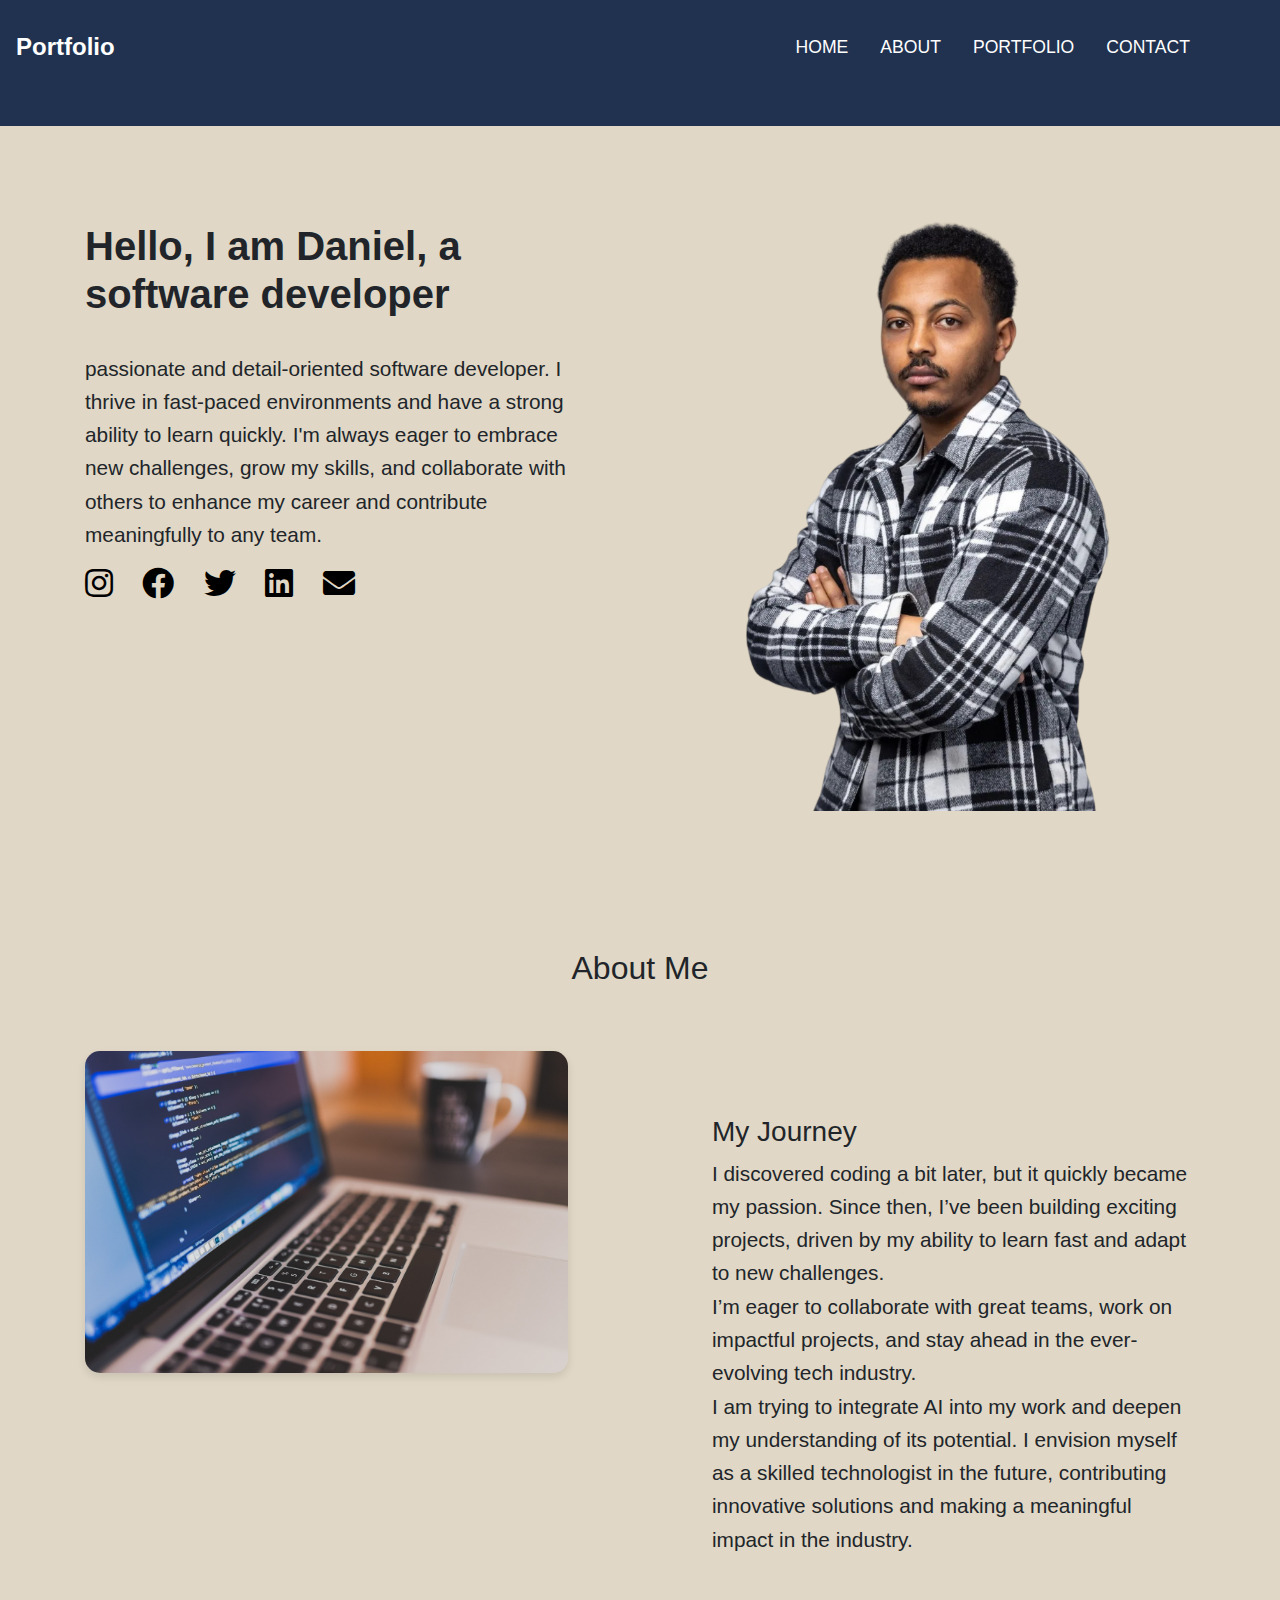
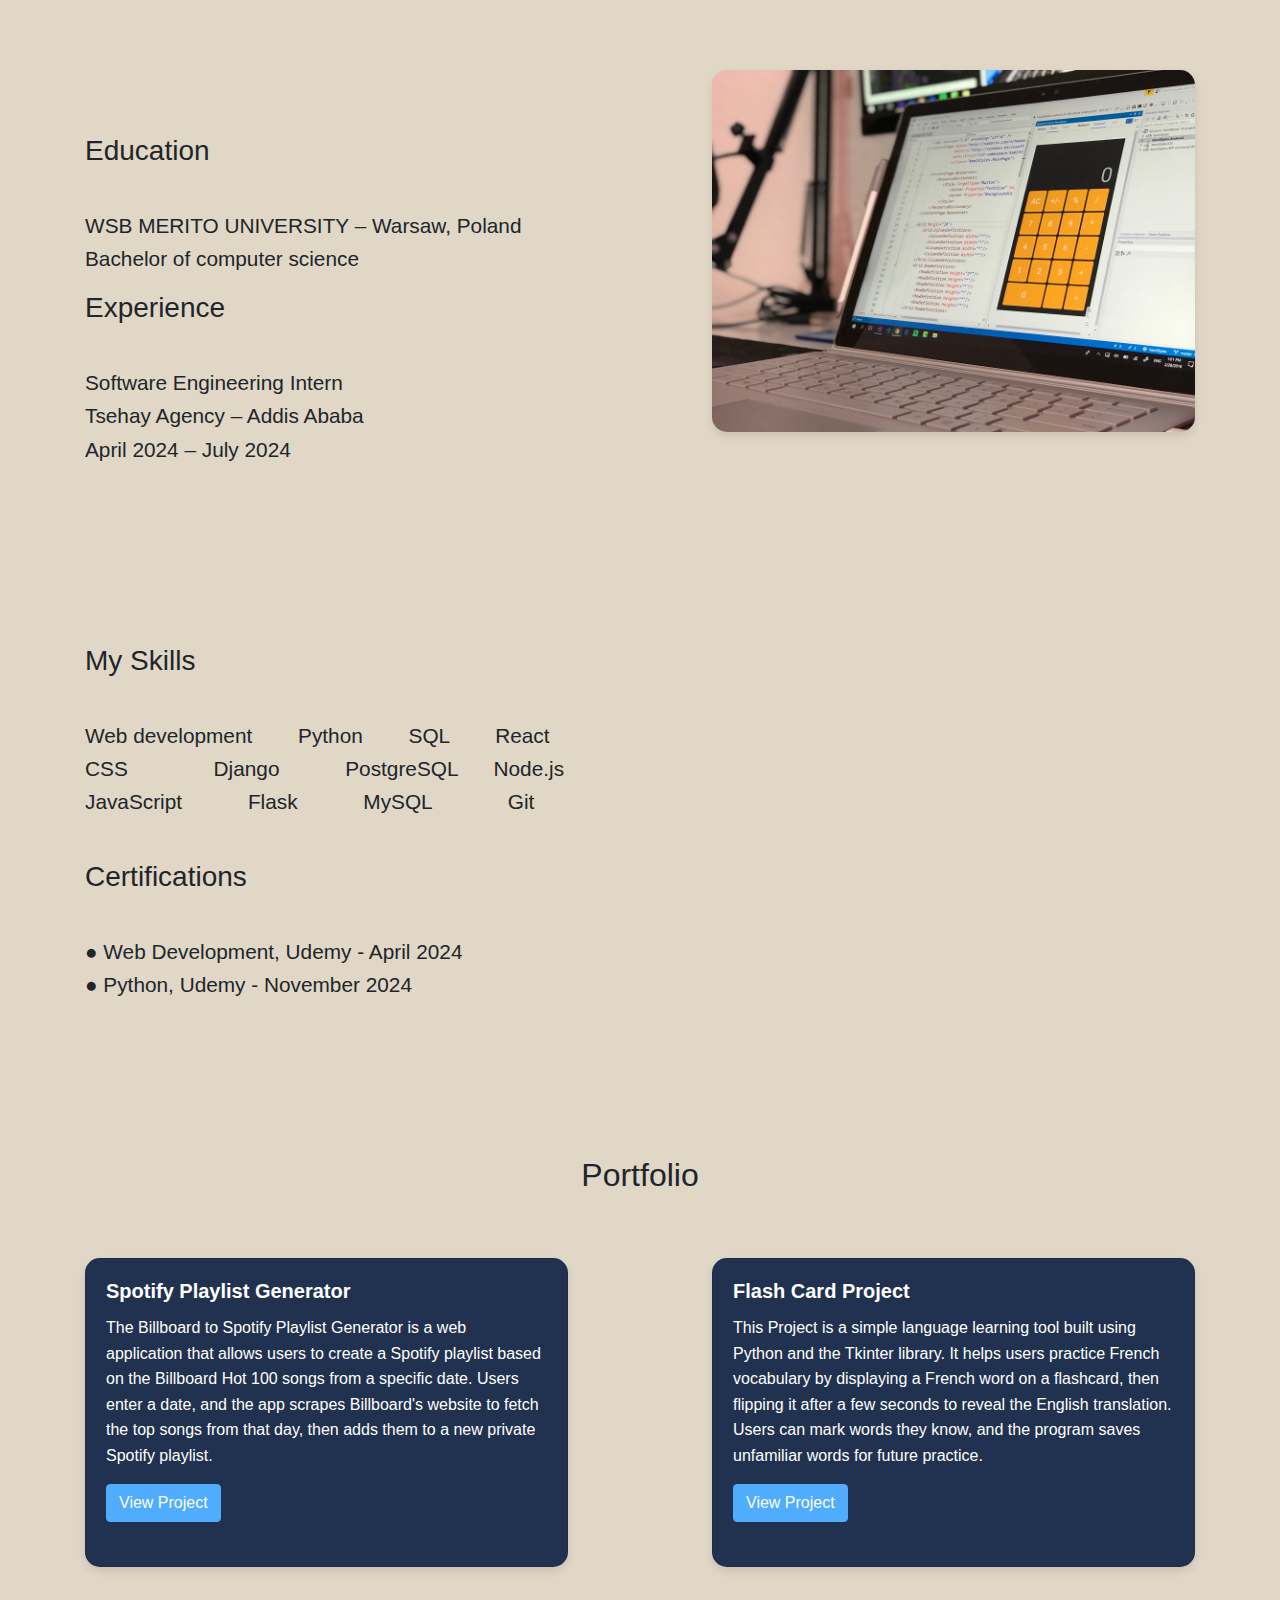
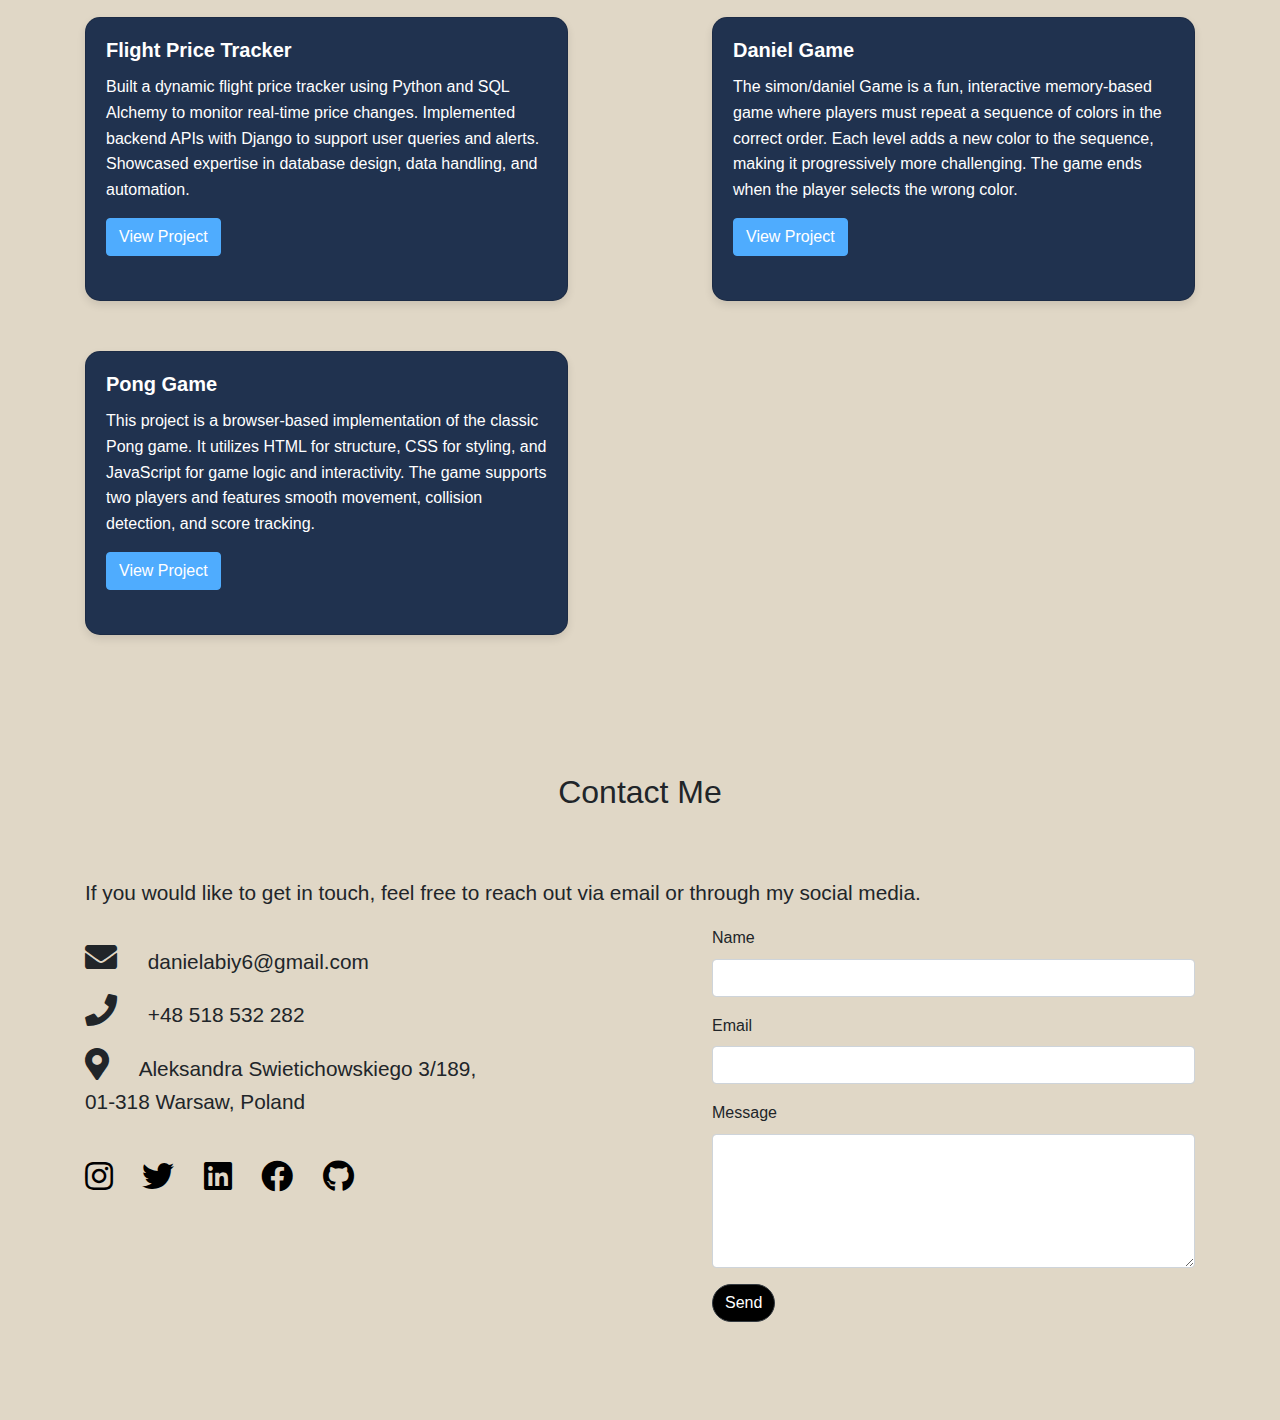
<file: index.html>
<!-- filepath: /c:/Users/danie/OneDrive/Desktop/portfolio-website/index.html -->
<!DOCTYPE html>
<html lang="en">
<head>
    <meta charset="UTF-8">
    <meta name="viewport" content="width=device-width, initial-scale=1.0">
    <title>Portfolio - Daniel Derseh</title>
    <link rel="stylesheet" href="https://stackpath.bootstrapcdn.com/bootstrap/4.5.2/css/bootstrap.min.css">
    <link rel="stylesheet" href="css/styles.css">
    <link rel="stylesheet" href="https://cdnjs.cloudflare.com/ajax/libs/font-awesome/5.15.4/css/all.min.css">
</head>
<body>
    <header class="header">
        <nav class="navbar navbar-expand-lg navbar-light" style="background-color: rgb(32, 50, 79);">
            <a class="navbar-brand text-white" href="#">Portfolio</a>
            <button class="navbar-toggler" type="button" data-toggle="collapse" data-target="#navbarNav" aria-controls="navbarNav" aria-expanded="false" aria-label="Toggle navigation">
                <span class="navbar-toggler-icon"></span>
            </button>
            <div class="collapse navbar-collapse" id="navbarNav">
                <ul class="navbar-nav" style="margin-left: auto; margin-right: 50px;">
                    <li class="nav-item"><a class="nav-link text-white" href="#">Home</a></li>
                    <li class="nav-item"><a class="nav-link text-white" href="#about">About</a></li>
                    <li class="nav-item"><a class="nav-link text-white" href="#projects">Portfolio</a></li>
                    <li class="nav-item"><a class="nav-link text-white" href="#contact">Contact</a></li>
                </ul>
            </div>
        </nav>
    </header>
    <section id="home" class="container my-5 d-flex align-items-center">
        <div class="row">
            <div class="col-md-6 text-section">
                <h1>Hello, I am Daniel, a software developer</h1>
                </br>
                <p>passionate and detail-oriented software developer. I thrive in fast-paced environments and have a strong ability to learn quickly. I'm always eager to embrace new challenges, grow my skills, and collaborate with others to enhance my career and contribute meaningfully to any team.</p>
                
                <div class="social-icons mt-3">
                    <a href="https://www.instagram.com/_danny_abiy/" target="_blank"><i class="fab fa-instagram"></i></a>
                    <a href="https://www.facebook.com/daniel.abiy.52/" target="_blank"><i class="fab fa-facebook"></i></a>
                    <a href="https://x.com/danny_abiy" target="_blank"><i class="fab fa-twitter"></i></a>
                    <a href="https://www.linkedin.com/in/danielderseh" target="_blank"><i class="fab fa-linkedin"></i></a>
                    <a href="mailto:danielabiy6@gmail.com" target="_blank"><i class="fas fa-envelope"></i></a>
                </div>
            </div>
            <div class="col-md-6 image-section">
                <img src="img/profile.png" alt="Daniel Derseh" class="profile-img">
            </div>
        </div>
    </section>
    <section id="about" class="container my-5">
    <h2 class="text-center">About Me</h2>
    <div class="row">
        <div class="col-md-6">
            <img src="img/bg.jpg" alt="Daniel Derseh" class="img">
        </div>
        <div class="col-md-6 text-section">
            <h3>My Journey</h3>
            <p>I discovered coding a bit later, but it quickly became my passion. Since then, I’ve been building exciting projects, driven by my ability to learn fast and adapt to new challenges. 
               I’m eager to collaborate with great teams, work on impactful projects, and stay ahead in the ever-evolving tech industry.
               I am trying to integrate AI into my work and deepen my understanding of its potential. I envision myself as a skilled technologist in the future, contributing innovative solutions and making a meaningful impact in the industry.</p>
        </div>
    </div>
    <div class="row mt-5">
        <div class="col-md-6 text-section">
            <h3>Education</h3>
            <p>
                WSB MERITO UNIVERSITY – Warsaw, Poland
                Bachelor of computer science
            </p>
            <h3>Experience</h3>
            <p>
                Software Engineering Intern
                Tsehay Agency – Addis Ababa
                April 2024 – July 2024
            </p>
        </div>
        <div class="col-md-6">
            <img src="img/bg3.jpeg" alt="Daniel Derseh" class="img">
        </div>
    </div>
    <div data-w-id="4fae98be-0987-1d3a-bb4f-7eeefb994e81" style="opacity: 1;" class="divider top-66px---bottom-78px bg-neutral-600"></div>
    <div class="row mt-5">
        <div class="col-md-6 text-section">
            <h3>My Skills</h3>
            <p class="skills">
                Web development<span style="padding-right: 40px"> </span>Python<span style="padding-right: 40px"> </span>SQL<span style="padding-right: 40px"> </span>React
                CSS<span style="padding-right: 80px"> </span>Django<span style="padding-right: 60px"> </span>PostgreSQL<span style="padding-right: 30px"> </span>Node.js
                JavaScript<span style="padding-right: 60px"> </span>Flask<span style="padding-right: 60px"> </span>MySQL<span style="padding-right: 70px"> </span>Git
            </p>
            </br>
            <h3>Certifications</h3>
            <p> 
                ●	Web Development, Udemy - April 2024 
                ●	Python, Udemy - November 2024
            </p>
        </div>
</section>
    <section id="projects" class="container my-5">
        <h2 class="text-center">Portfolio</h2>
        <div class="row">
            <div class="col-md-6">
                <div class="card mb-4">
                    <div class="card-body">
                        <h5 class="card-title">Spotify Playlist Generator</h5>
                        <p class="card-text">The Billboard to Spotify Playlist Generator is a web application that allows users to create a Spotify playlist based on the Billboard Hot 100 songs from a specific date. Users enter a date, and the app scrapes Billboard's website to fetch the top songs from that day, then adds them to a new private Spotify playlist.</p>
                        <a href="https://github.com/danaaab/Spotify_Playlist" class="btn btn-primary">View Project</a>
                    </div>
                </div>
            </div>
            <div class="col-md-6">
                <div class="card mb-4">
                    <div class="card-body">
                        <h5 class="card-title">Flash Card Project</h5>
                        <p class="card-text">This Project is a simple language learning tool built using Python and the Tkinter library. It helps users practice French vocabulary by displaying a French word on a flashcard, then flipping it after a few seconds to reveal the English translation. Users can mark words they know, and the program saves unfamiliar words for future practice.</p>
                        <a href="https://github.com/danaaab/flash-card-project" class="btn btn-primary">View Project</a>
                    </div>
                </div>
            </div>
            <div class="col-md-6">
                <div class="card mb-4">
                    <div class="card-body">
                        <h5 class="card-title">Flight Price Tracker</h5>
                        <p class="card-text">Built a dynamic flight price tracker using Python and SQL Alchemy to monitor real-time price changes. Implemented backend APIs with Django to support user queries and alerts. Showcased expertise in database design, data handling, and automation.</p>
                        <a href="https://github.com/danaaab/Flight-Club" class="btn btn-primary">View Project</a>
                    </div>
                </div>
            </div>
            <div class="col-md-6">
                <div class="card mb-4">
                    <div class="card-body">
                        <h5 class="card-title">Daniel Game</h5>
                        <p class="card-text">The simon/daniel Game is a fun, interactive memory-based game where players must repeat a sequence of colors in the correct order. Each level adds a new color to the sequence, making it progressively more challenging. The game ends when the player selects the wrong color.</p>
                        <a href="https://github.com/danaaab/Spotify_Playlist" class="btn btn-primary">View Project</a>
                    </div>
                </div>
            </div>
            <div class="col-md-6">
                <div class="card mb-4">
                    <div class="card-body">
                        <h5 class="card-title">Pong Game</h5>
                        <p class="card-text">This project is a browser-based implementation of the classic Pong game. It utilizes HTML for structure, CSS for styling, and JavaScript for game logic and interactivity. The game supports two players and features smooth movement, collision detection, and score tracking.</p>
                        <a href="https://danaaab.github.io/Pong_Game/" class="btn btn-primary">View Project</a>
                    </div>
                </div>
            </div>
        </div>
    </section>
    <section id="contact" class="container my-5">
        <h2 class="text-center">Contact Me</h2>
        <p>If you would like to get in touch, feel free to reach out via email or through my social media.</p>
    <div class="row">
    <div class="col-md-6">
        <div class="social-icons mt-3">
            <p><i class="fas fa-envelope"></i> danielabiy6@gmail.com</p>
            <p><i class="fas fa-phone"></i> +48 518 532 282</p>
            <p><i class="fas fa-map-marker-alt"></i> Aleksandra Swietichowskiego 3/189,  
            01-318 Warsaw, Poland</p>
            </br>
            <a href="https://www.instagram.com/_danny_abiy/" target="_blank"><i class="fab fa-instagram"></i></a>
            <a href="https://x.com/danny_abiy" target="_blank"><i class="fab fa-twitter"></i></a>
            <a href="https://www.linkedin.com/in/danielderseh" target="_blank"><i class="fab fa-linkedin"></i></a>
            <a href="https://www.facebook.com/daniel.abiy.52/" target="_blank"><i class="fab fa-facebook"></i></a>
            <a href="https://github.com/danaaab" target="_blank"><i class="fab fa-github"></i></a>
        </div>
    </div>
    <div class="col-md-6">
        <form id="contact-form">
            <div class="form-group">
                <label for="name">Name</label>
                <input type="text" class="form-control" id="name" required>
            </div>
            <div class="form-group">
                <label for="email">Email</label>
                <input type="email" class="form-control" id="email" required>
            </div>
            <div class="form-group">
                <label for="message">Message</label>
                <textarea class="form-control" id="message" rows="5" required></textarea>
            </div>
            <button type="submit" class="btn btn-dark">Send</button>
        </form>
    </div>
    </div>
    </section>
    <script src="https://code.jquery.com/jquery-3.5.1.slim.min.js"></script>
    <script src="https://cdn.jsdelivr.net/npm/@popperjs/core@2.9.2/dist/umd/popper.min.js"></script>
    <script src="https://stackpath.bootstrapcdn.com/bootstrap/4.5.2/js/bootstrap.min.js"></script>
</body>
</html>
</file>
<file: css/styles.css>
body {
    font-family: 'Arial', sans-serif;
    line-height: 1.6;
    margin: 0;
    padding: 0;
    padding-top: 70px;
    background-color: #e0d7c6; /* Slightly darker beige shade */
}

.header {
    padding: 15px 0; /* Made header a little longer */
    background-color: rgb(32, 50, 79); /* Updated header color */
    color: white;
    position: fixed;
    top: 0;
    width: 100%;
    z-index: 1000;
}

.navbar {
    margin-bottom: 2rem;
    background-color: rgb(32, 50, 79); /* Updated navbar color */
}

.navbar-brand {
    font-size: 1.5rem;
    font-weight: bold;
    color: rgb(255, 255, 255);
}

.nav-link {
    font-size: 1.1rem;
    margin-right: 1rem;
    text-transform: uppercase;
    color: rgb(255, 255, 255); /* Updated nav link color */
}

.navbar-nav {
    align-items: left; /* Align nav items to the left */
}

.text-section {
    margin-top: 4rem; /* Added margin to lower the text section */
    
}

.text-section h1 {
    font-size: 2.5rem;
    font-weight: bold;
    font-family: 'Arial', sans-serif;
}

.text-section h2 {
    font-size: 2.5rem;
    font-weight: bold;
    font-family: 'Georgia', serif;
}

.text-section p {
    font-size: 1.3rem;
    font-family: 'Arial', sans-serif;
    white-space: pre-line;
}

#contact p {
    font-size: 1.3rem;
    font-family: 'Arial', sans-serif;
    white-space: pre-line;
}

.btn-dark {
    background-color: black;
    color: white;
    border-radius: 20px;
}

.btn-dark:hover {
    background-color: #333;
}

.social-icons a {
    font-size: 24px;
    color: black;
    transition: transform 0.3s ease-in-out;
}

.social-icons i {
    font-size: 2rem; /* Increase the font size to make the icons bigger */
    margin-right: 25px;
}

.social-icons a:hover {
    transform: scale(1.2);
}

.profile-img {
    width: 90%;
    height: auto;
    border-radius: 0; 
    box-shadow: none; 
    border: none;
    background-color: transparent;
}

.img{
    width: 100%; /* Increased width */
    height: auto;
    border-radius: 15px; /* Curved edges */
    box-shadow: 0 4px 8px rgba(0, 0, 0, 0.1); /* Smooth shadow */
    border: none;
    background-color: transparent;
}

.card {
    background-color: rgb(32, 50, 79);
    box-shadow: 0 4px 8px rgba(0, 0, 0, 0.1);
    transition: transform 0.2s;
    border-radius: 15px; /* Rounded edges for project cards */
    height: 100%; /* Make project cards a little longer */
    margin-bottom: 30px;
}

.card:hover {
    transform: scale(1.05);
}

.card-title {
    font-size: 1.25rem;
    font-weight: bold;
    color: white; /* Updated card title color */
}

.card-text {
    font-size: 1rem;
    color: white; /* Updated card text color */
}

.btn-primary {
    background-color: #4facfe;
    border-color: #4facfe;
}

.btn-primary:hover {
    background-color: #00f2fe;
    border-color: #00f2fe;
}

section {
    margin-bottom: 4rem; /* Add space between sections */
    padding-top: 40px;
}

section h2 {
    margin-bottom: 4rem; /* Add space between section titles and their contents */
}

.col-md-6 {
    margin-bottom: 50px; /* Added margin to the columns */
    flex: 0 0 45%;
}

.row {
    display: flex;
    flex-wrap: wrap;
    justify-content: space-between;
}
</file>
